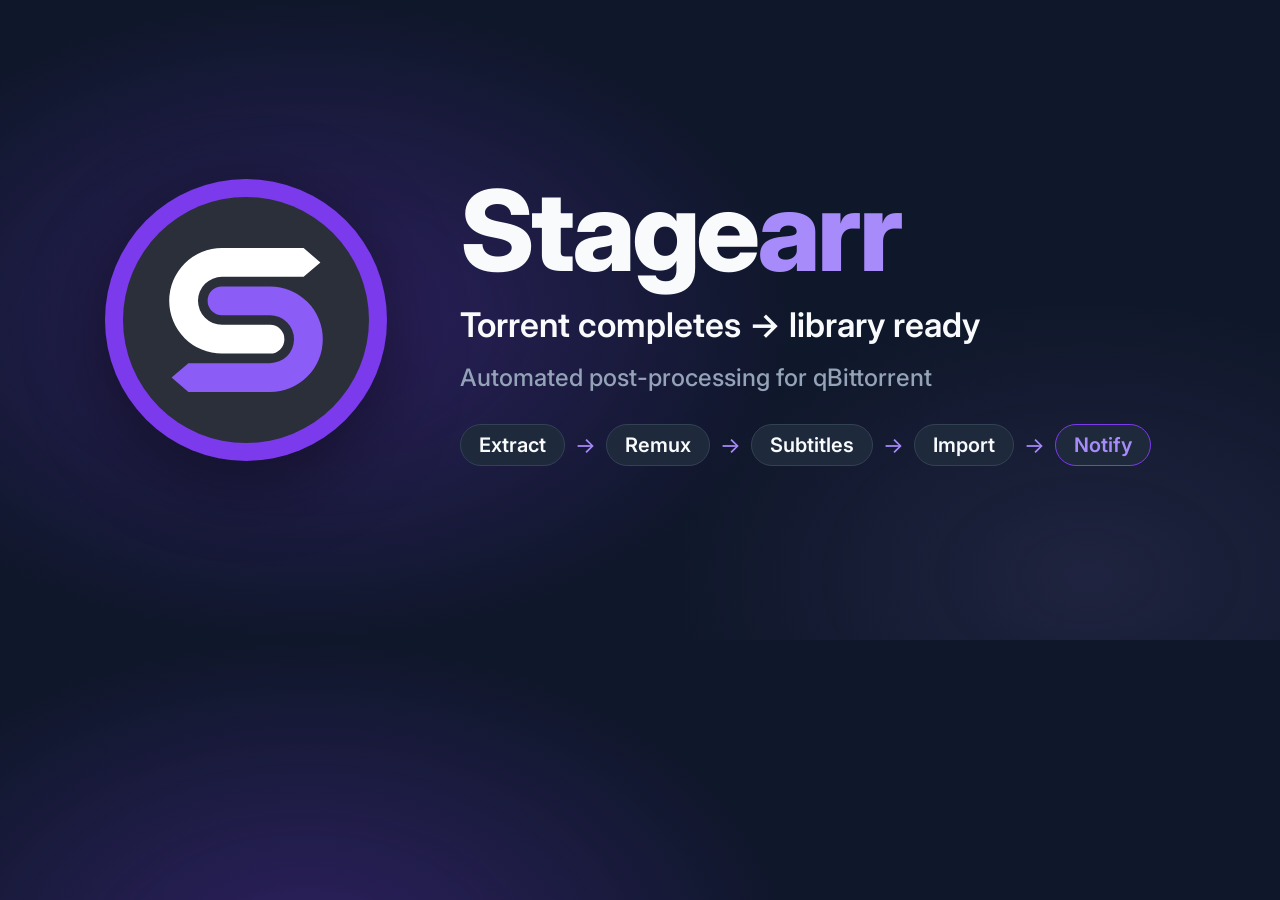
<file: developer/brand/social-banner.html>
<!DOCTYPE html>
<!--
  Source of docs/assets/brand/social-banner.png (GitHub social preview, 1280x640).
  Render with headless Chrome from the repo root:
    google-chrome --headless=new --hide-scrollbars --window-size=1280,640 \
      --screenshot=docs/assets/brand/social-banner.png developer/brand/social-banner.html
  GitHub crops the edges in some views, so keep content inside the 40 px safe margin.
-->
<html lang="en">
<head>
<meta charset="UTF-8">
<link href="https://fonts.googleapis.com/css2?family=Inter:wght@500;600;800&display=swap" rel="stylesheet">
<style>
  :root {
    --bg: #0F172A; --card: #1E293B; --border: #334155;
    --text: #F8FAFC; --muted: #94A3B8; --violet: #7C3AED; --violet-light: #A78BFA;
  }
  * { margin: 0; padding: 0; box-sizing: border-box; }
  html, body { width: 1280px; height: 640px; overflow: hidden; }
  body {
    font-family: 'Inter', system-ui, sans-serif; color: var(--text);
    background:
      radial-gradient(ellipse 700px 460px at 24% 50%, rgba(124, 58, 237, 0.28), transparent 70%),
      radial-gradient(ellipse 600px 400px at 85% 90%, rgba(167, 139, 250, 0.10), transparent 70%),
      var(--bg);
    display: flex; align-items: center; gap: 64px; padding: 0 96px;
  }
  .mark { width: 300px; height: 300px; flex: none; filter: drop-shadow(0 18px 40px rgba(0, 0, 0, 0.45)); }
  .copy { display: flex; flex-direction: column; gap: 18px; }
  h1 { font-size: 112px; font-weight: 800; letter-spacing: -0.035em; line-height: 1; }
  h1 span { color: var(--violet-light); }
  .tagline { font-size: 34px; font-weight: 600; color: var(--text); }
  .sub { font-size: 24px; font-weight: 500; color: var(--muted); }
  .pipeline { display: flex; align-items: center; gap: 10px; margin-top: 14px; }
  .pill { background: var(--card); border: 1px solid var(--border); border-radius: 999px; padding: 8px 18px; font-size: 20px; font-weight: 600; color: var(--text); }
  .pill.end { border-color: var(--violet); color: var(--violet-light); }
  .arrow { color: var(--violet-light); font-size: 22px; }
</style>
</head>
<body>
  <img class="mark" src="../../docs/assets/brand/stagearr-dark.svg" alt="">
  <div class="copy">
    <h1>Stage<span>arr</span></h1>
    <p class="tagline">Torrent completes → library ready</p>
    <p class="sub">Automated post-processing for qBittorrent</p>
    <div class="pipeline">
      <span class="pill">Extract</span><span class="arrow">→</span>
      <span class="pill">Remux</span><span class="arrow">→</span>
      <span class="pill">Subtitles</span><span class="arrow">→</span>
      <span class="pill">Import</span><span class="arrow">→</span>
      <span class="pill end">Notify</span>
    </div>
  </div>
</body>
</html>
</file>
